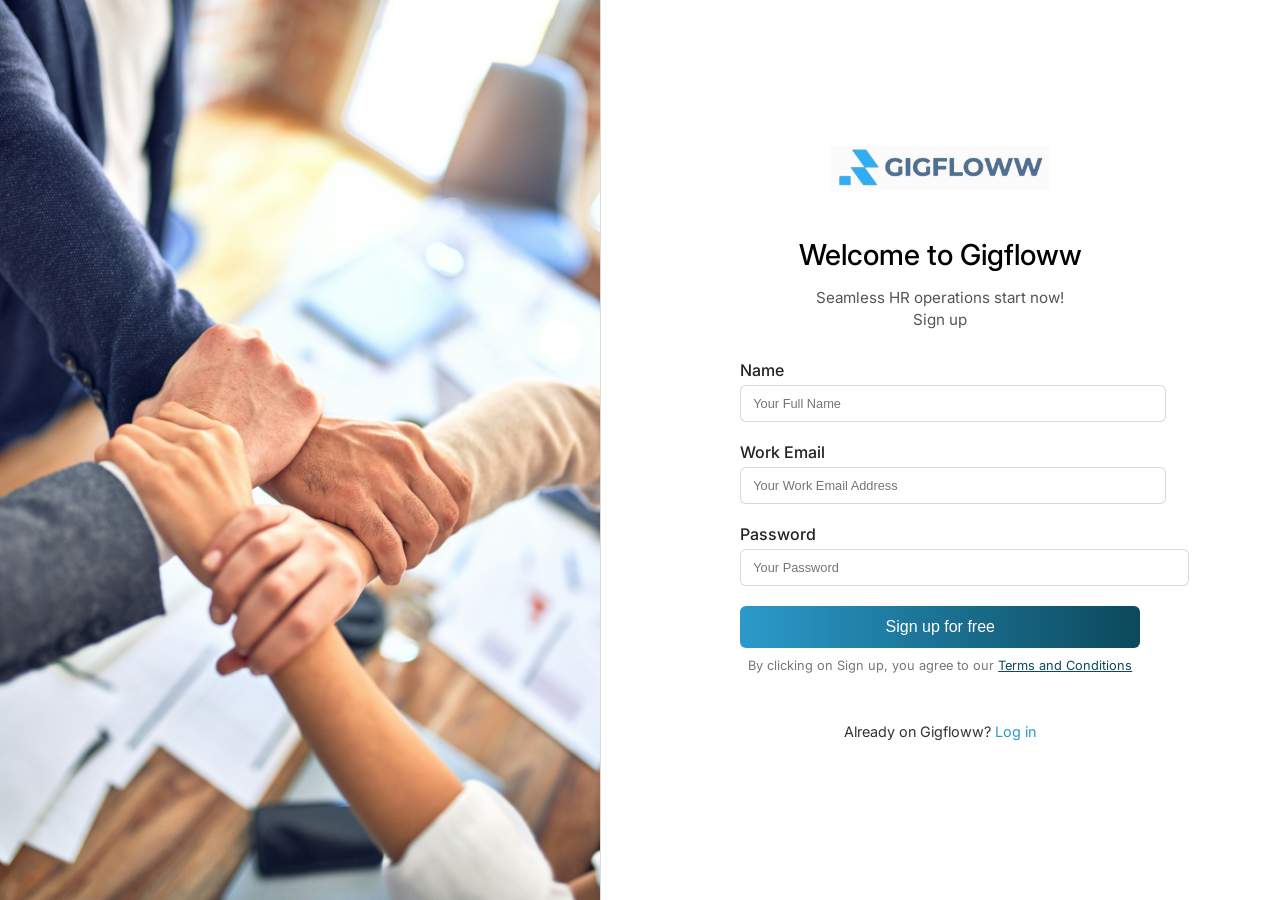
<file: index.html>
<!DOCTYPE html>
<html lang="en">
<head>
  <meta charset="UTF-8" />
  <meta name="viewport" content="width=device-width, initial-scale=1.0" />
  <title>Gigfloww - Sign Up</title>
  <link rel="stylesheet" href="style/style.css" />
  <link href="https://fonts.googleapis.com/css2?family=Inter&display=swap" rel="stylesheet">
</head>
<body>
  <div class="signup-container">
    <!-- Left: Image -->
    <div class="signup-left">
      <img src="assets/images/login.jpg" alt="Team" />
      <!-- <div class="signup-title">GIGFLOWWW sign up</div> -->
    </div>

    <!-- Right: Form -->
    <div class="signup-right">
      <div class="form-box">
     <div class="box1">
         <img src="assets/images/logo.png" alt="Logo" class="logo" />

        <h2>Welcome to Gigfloww</h2>
        <p class="subtitle">Seamless HR operations start now!<br />Sign up</p>
     </div>

        <form>
          <label for="name">Name</label>
          <input type="text" id="name" placeholder="Your Full Name" required />

          <label for="email">Work Email</label>
          <input type="email" id="email" placeholder="Your Work Email Address" required />

          <label for="password">Password</label>
          <div class="password-box">
            <input type="password" id="password" placeholder="Your Password" required />
            <!-- <span class="toggle-password">👁️</span> -->
          </div>

         <button type="button" class="btn-primary" onclick="window.location.href='home.html'">Sign up for free</button>

        </form>

        <p class="terms">
          By clicking on Sign up, you agree to our
          <a href="#">Terms and Conditions</a>
        </p>

        <p class="login-link">
          Already on Gigfloww? <a href="login.html">Log in</a>
        </p>
      </div>
    </div>
  </div>
</body>
</html>
</file>
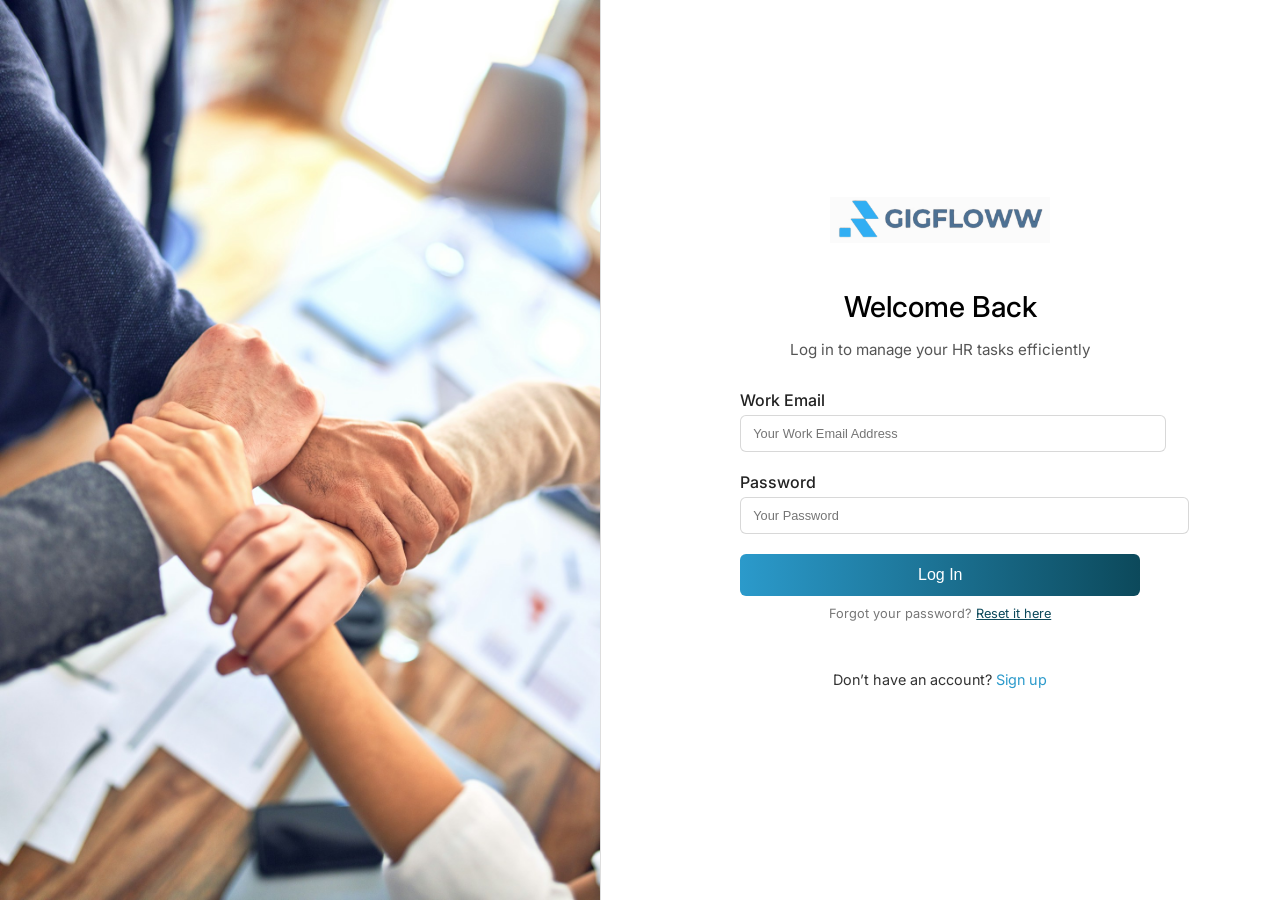
<file: login.html>
<!DOCTYPE html>
<html lang="en">
<head>
  <meta charset="UTF-8" />
  <meta name="viewport" content="width=device-width, initial-scale=1.0" />
  <title>Gigfloww - Login</title>
  <link rel="stylesheet" href="style/style.css" />
  <link href="https://fonts.googleapis.com/css2?family=Inter&display=swap" rel="stylesheet">
</head>
<body>
  <div class="signup-container">
    <!-- Left Image -->
    <div class="signup-left">
      <img src="assets/images/login.jpg" alt="Team" />
      <!-- <div class="signup-title">GIGFLOWWW login</div> -->
    </div>

    <!-- Right Form -->
    <div class="signup-right">
      <div class="form-box">
       <div class="box1">
         <img src="assets/images/logo.png" alt="Logo" class="logo" />

        <h2>Welcome Back</h2>
        <p class="subtitle">Log in to manage your HR tasks efficiently</p>
       </div>

        <form>
          <label for="email">Work Email</label>
          <input type="email" id="email" placeholder="Your Work Email Address" required />

          <label for="password">Password</label>
          <div class="password-box">
            <input type="password" id="password" placeholder="Your Password" required />
            <!-- <span class="toggle-password">👁️</span> -->
          </div>

          <button type="submit" class="btn-primary" onclick="window.location.href='home.html'"">Log In</button>
        </form>

        <p class="terms">
          Forgot your password? <a href="#">Reset it here</a>
        </p>

        <p class="login-link">
          Don’t have an account? <a href="signup.html">Sign up</a>
        </p>
      </div>
    </div>
  </div>
</body>
</html>
</file>
<file: style/style.css>
body {
  margin: 0;
  font-family: 'Inter', sans-serif;
  background-color: #f4f4f4;
}

.signup-container {
  display: flex;
  height: 100vh;
  overflow: hidden;
}

.signup-left {
  flex: 1;
  position: relative;
  border-right: 1px solid #ddd;
}

.signup-left img {
  width: 100%;
  height: 100%;
  object-fit: cover;
 /* yellow border */
  box-sizing: border-box;
}

.signup-title {
  position: absolute;
  top: 20px;
  left: 20px;
  color: #999;
  font-weight: 600;
  font-size: 1rem;
}

.signup-right {
  flex: 1;
  background: #fff;
  display: flex;
  align-items: center;
  justify-content: center;
  padding: 40px;
}

.box1{
  text-align: center;
}


.form-box {
  max-width: 400px;
  width: 100%;
  text-align: left;
}

.form-box .logo {
  width: 220px;
  margin-bottom: 20px;
}

.form-box h2 {
  margin: 22px 0 10px;
  font-size: 1.8rem;
  font-weight: 500;
}

.subtitle {
  color: #555;
  margin-bottom: 30px;
  font-size: 0.95rem;
  line-height: 1.4;
}

form label {
  display: block;
  font-size: 1rem;
  margin-bottom: 5px;
  font-weight: 500;
  color: #222;
}

form input {
  width: 100%;
  padding: 10px 12px;
  margin-bottom: 20px;
  border: 1px solid #ccccccc3;
  border-radius: 6px;
  font-size: 0.8rem;
  color:#ccccccc3 ;
}

.password-box {
  position: relative;
}

.password-box input {
  padding-right: 35px;
}

.toggle-password {
  position: absolute;
  right: 10px;
  top: 50%;
  transform: translateY(-50%);
  cursor: pointer;
  font-size: 1rem;
  color: #666;
}

.btn-primary {
  background: linear-gradient(to right, #2b9acb, #0c495b);
  color: white;
  padding: 12px;
  width: 100%;
  border: none;
  border-radius: 6px;
  font-size: 1rem;
  cursor: pointer;
}

.btn-primary:hover {
  opacity: 0.95;
}

.terms {
  font-size: 0.8rem;
  color: #777;
  margin-top: 10px;
  text-align: center;
}

.terms a {
  color: #0c495b;
  text-decoration: underline;
}

.login-link {
  margin-top: 50px;
  font-size: 0.9rem;
  color: #333;
  text-align: center;
}

.login-link a {
  color: #2b9acb;
  text-decoration: none;
}

.login-link a:hover {
  text-decoration: underline;
}

/* Responsive Design */
@media (max-width: 768px) {
  .signup-container {
    flex-direction: column;
  }

  .signup-left,
  .signup-right {
    flex: none;
    width: 100%;
    height: auto;
  }

  .signup-left img {
    height: 250px;
    border: none;
  }

  .signup-title {
    top: 10px;
    left: 10px;
    font-size: 0.9rem;
  }

  .signup-right {
    padding: 20px;
  }
}
</file>
